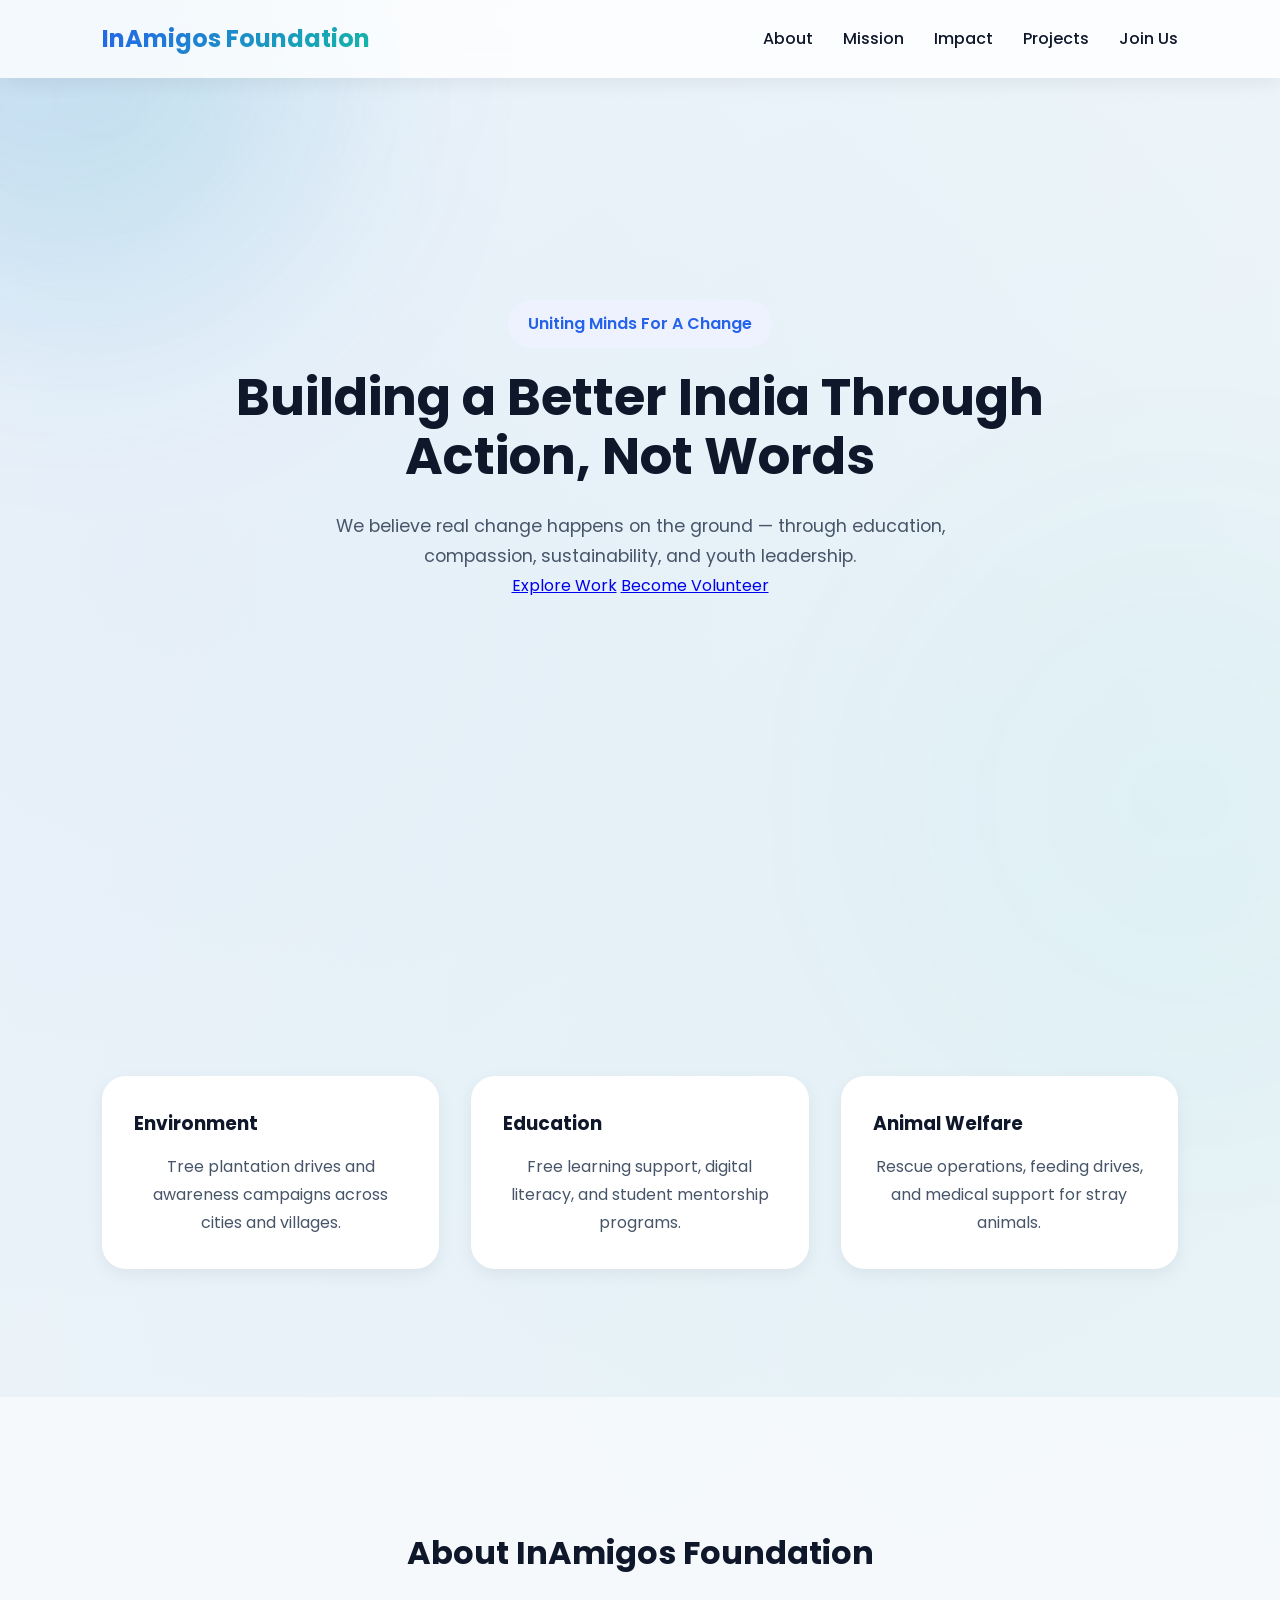
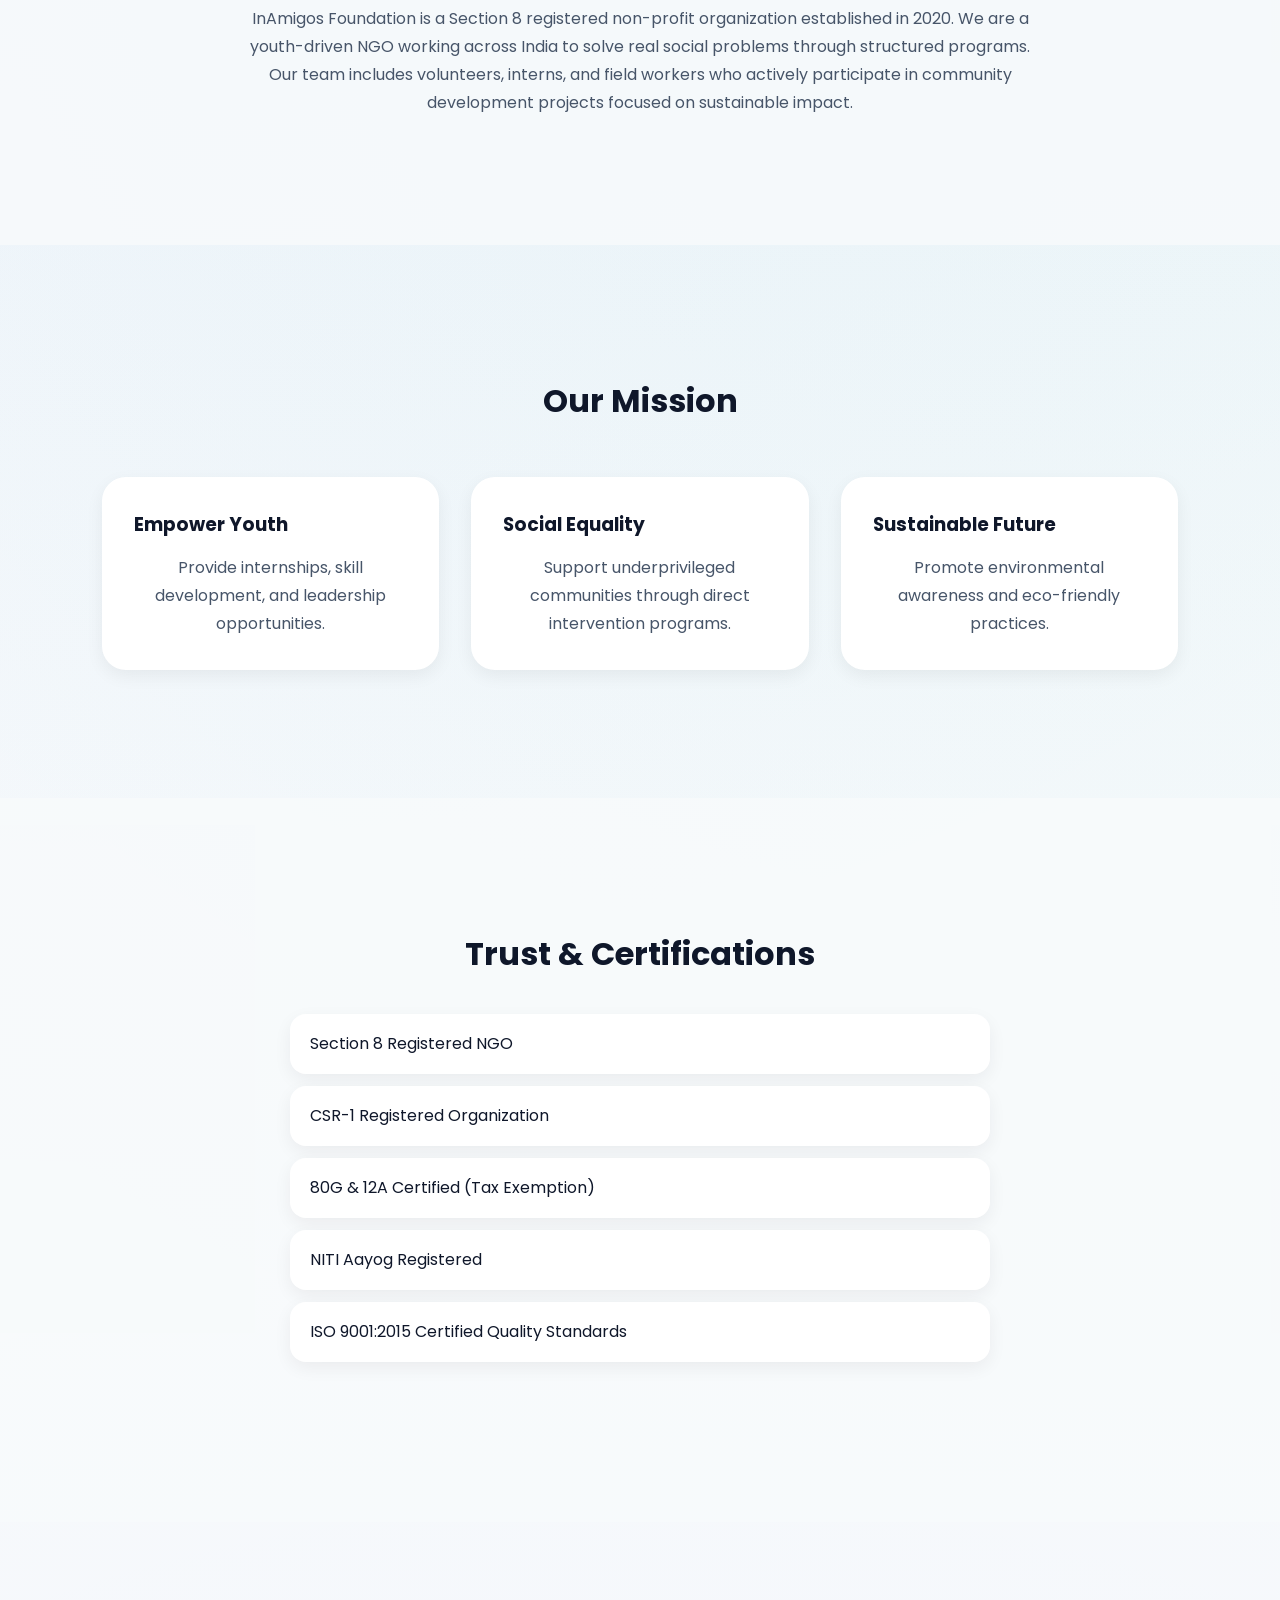
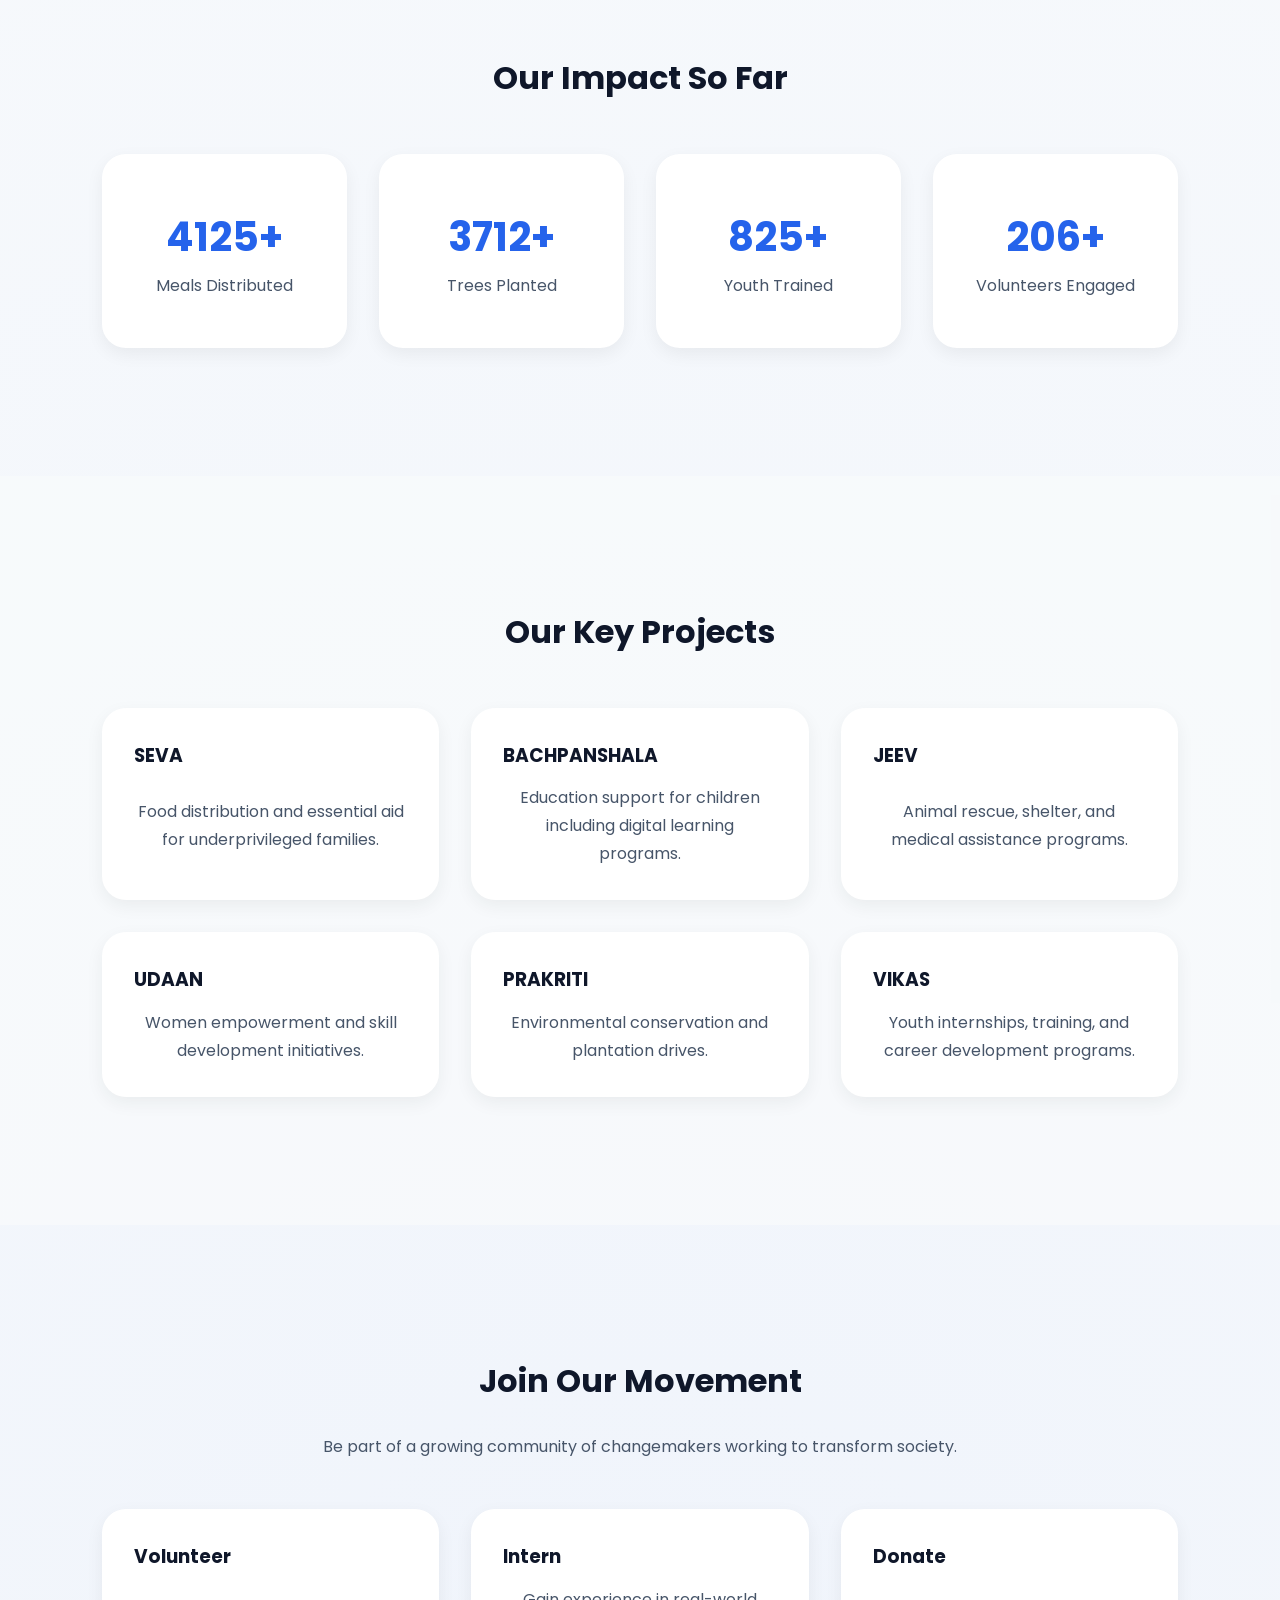
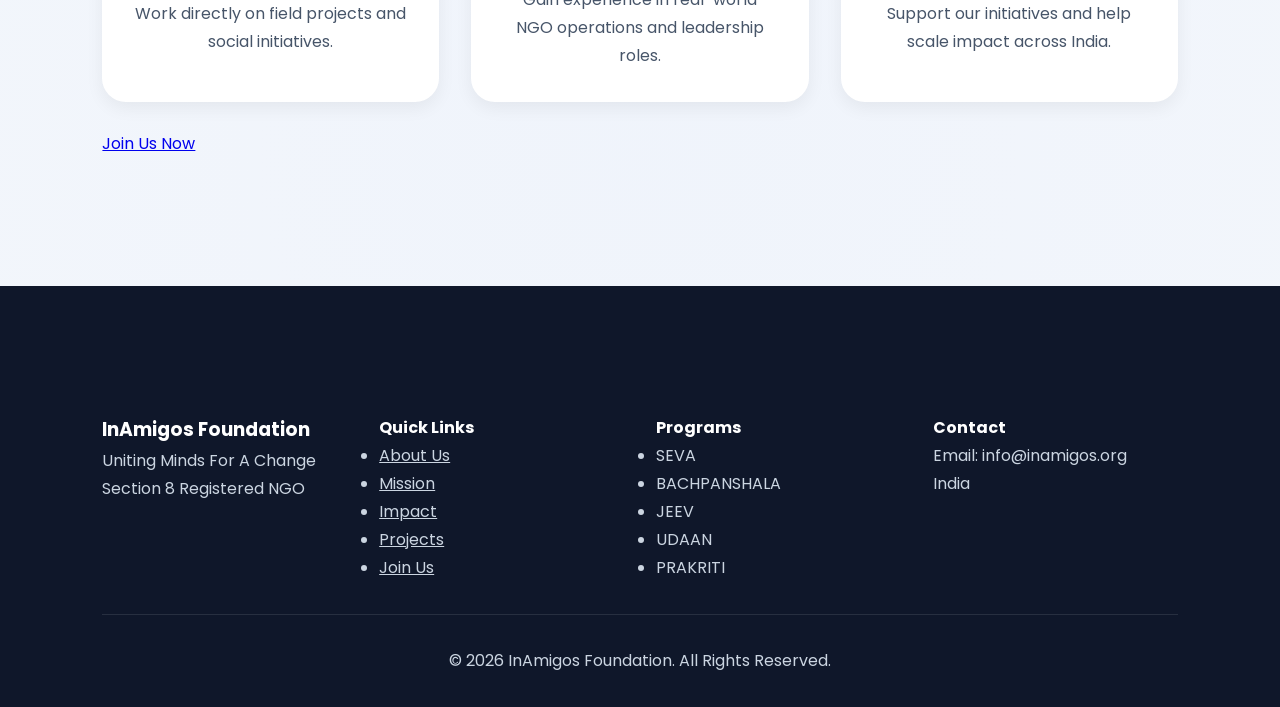
<file: index.html>
<!DOCTYPE html>
<html lang="en">
<head>
    <meta charset="UTF-8">
    <meta name="viewport" content="width=device-width, initial-scale=1.0">

    <title>InAmigos Foundation</title>

    <meta name="description" content="InAmigos Foundation is a Section 8 NGO working in education, environment, animal welfare, women empowerment, and youth development across India.">

    <link href="https://fonts.googleapis.com/css2?family=Poppins:wght@300;400;500;600;700&display=swap" rel="stylesheet">

    <link rel="stylesheet" href="style.css">
</head>

<body>

<!-- ================= NAVBAR ================= -->
<nav class="navbar">
    <div class="logo">InAmigos Foundation</div>

    <ul class="nav-links">
        <li><a href="about.html">About</a></li>
        <li><a href="#mission">Mission</a></li>
        <li><a href="#impact">Impact</a></li>
        <li><a href="#projects">Projects</a></li>
        <li><a href="join.html">Join Us</a></li>
    </ul>
</nav>


<!-- ================= HERO ================= -->
<header class="hero">

    <div class="hero-content">

        <span class="tagline">Uniting Minds For A Change</span>

        <h1>Building a Better India Through Action, Not Words</h1>

        <p>
            We believe real change happens on the ground — through education,
            compassion, sustainability, and youth leadership.
        </p>

        <div class="hero-buttons">
            <a href="#projects" class="btn primary">Explore Work</a>
            <a href="join.html" class="btn secondary">Become Volunteer</a>
        </div>

    </div>

</header>


<!-- ================= QUICK HIGHLIGHTS ================= -->
<section class="section">

    <div class="card-grid">

        <div class="card">
            <h3> Environment</h3>
            <p>Tree plantation drives and awareness campaigns across cities and villages.</p>
        </div>

        <div class="card">
            <h3>Education</h3>
            <p>Free learning support, digital literacy, and student mentorship programs.</p>
        </div>

        <div class="card">
            <h3> Animal Welfare</h3>
            <p>Rescue operations, feeding drives, and medical support for stray animals.</p>
        </div>

    </div>

</section>


<!-- ================= ABOUT ================= -->
<section id="about" class="section">

    <h2>About InAmigos Foundation</h2>

    <p>
        InAmigos Foundation is a Section 8 registered non-profit organization established in 2020.
        We are a youth-driven NGO working across India to solve real social problems through structured programs.
    </p>

    <p>
        Our team includes volunteers, interns, and field workers who actively participate in
        community development projects focused on sustainable impact.
    </p>

</section>


<!-- ================= MISSION ================= -->
<section id="mission" class="section dark">

    <h2>Our Mission</h2>

    <div class="card-grid">

        <div class="card">
            <h3> Empower Youth</h3>
            <p>Provide internships, skill development, and leadership opportunities.</p>
        </div>

        <div class="card">
            <h3> Social Equality</h3>
            <p>Support underprivileged communities through direct intervention programs.</p>
        </div>

        <div class="card">
            <h3> Sustainable Future</h3>
            <p>Promote environmental awareness and eco-friendly practices.</p>
        </div>

    </div>

</section>


<!-- ================= CERTIFICATIONS ================= -->
<section class="section">

    <h2>Trust & Certifications</h2>

    <ul class="cert-list">
        <li> Section 8 Registered NGO</li>
        <li> CSR-1 Registered Organization</li>
        <li> 80G & 12A Certified (Tax Exemption)</li>
        <li> NITI Aayog Registered</li>
        <li> ISO 9001:2015 Certified Quality Standards</li>
    </ul>

</section>


<!-- ================= IMPACT ================= -->
<section id="impact" class="section dark">

    <h2>Our Impact So Far</h2>

    <div class="stats">

        <div class="stat">
            <h3>10,000+</h3>
            <p>Meals Distributed</p>
        </div>

        <div class="stat">
            <h3>9,000+</h3>
            <p>Trees Planted</p>
        </div>

        <div class="stat">
            <h3>2000+</h3>
            <p>Youth Trained</p>
        </div>

        <div class="stat">
            <h3>500+</h3>
            <p>Volunteers Engaged</p>
        </div>

    </div>

</section>


<!-- ================= PROJECTS ================= -->
<section id="projects" class="section">

    <h2>Our Key Projects</h2>

    <div class="card-grid">

        <div class="card">
            <h3>SEVA</h3>
            <p>Food distribution and essential aid for underprivileged families.</p>
        </div>

        <div class="card">
            <h3>BACHPANSHALA</h3>
            <p>Education support for children including digital learning programs.</p>
        </div>

        <div class="card">
            <h3>JEEV</h3>
            <p>Animal rescue, shelter, and medical assistance programs.</p>
        </div>

        <div class="card">
            <h3>UDAAN</h3>
            <p>Women empowerment and skill development initiatives.</p>
        </div>

        <div class="card">
            <h3>PRAKRITI</h3>
            <p>Environmental conservation and plantation drives.</p>
        </div>

        <div class="card">
            <h3>VIKAS</h3>
            <p>Youth internships, training, and career development programs.</p>
        </div>

    </div>

</section>


<!-- ================= JOIN US ================= -->
<section id="join" class="section dark">

    <h2>Join Our Movement</h2>

    <p>
        Be part of a growing community of changemakers working to transform society.
    </p>

    <div class="card-grid">

        <div class="card">
            <h3>Volunteer</h3>
            <p>Work directly on field projects and social initiatives.</p>
        </div>

        <div class="card">
            <h3>Intern</h3>
            <p>Gain experience in real-world NGO operations and leadership roles.</p>
        </div>

        <div class="card">
            <h3>Donate</h3>
            <p>Support our initiatives and help scale impact across India.</p>
        </div>

    </div>

    <br>

    <a href="join.html" class="btn primary">
        Join Us Now
    </a>

</section>


<!-- ================= FOOTER ================= -->
<footer class="footer">

    <div class="footer-grid">

        <div>
            <h3>InAmigos Foundation</h3>
            <p>Uniting Minds For A Change</p>
            <p>Section 8 Registered NGO</p>
        </div>

        <div>
            <h4>Quick Links</h4>
            <ul>
                <li><a href="about.html">About Us</a></li>
                <li><a href="#mission">Mission</a></li>
                <li><a href="#impact">Impact</a></li>
                <li><a href="#projects">Projects</a></li>
                <li><a href="join.html">Join Us</a></li>
            </ul>
        </div>

        <div>
            <h4>Programs</h4>
            <ul>
                <li>SEVA</li>
                <li>BACHPANSHALA</li>
                <li>JEEV</li>
                <li>UDAAN</li>
                <li>PRAKRITI</li>
            </ul>
        </div>

        <div>
            <h4>Contact</h4>
            <p>Email: info@inamigos.org</p>
            <p>India</p>
        </div>

    </div>

    <hr>

    <p class="copyright">
        © 2026 InAmigos Foundation. All Rights Reserved.
    </p>

</footer>
<script src="script.js"></script>
</body>
</html>
</file>
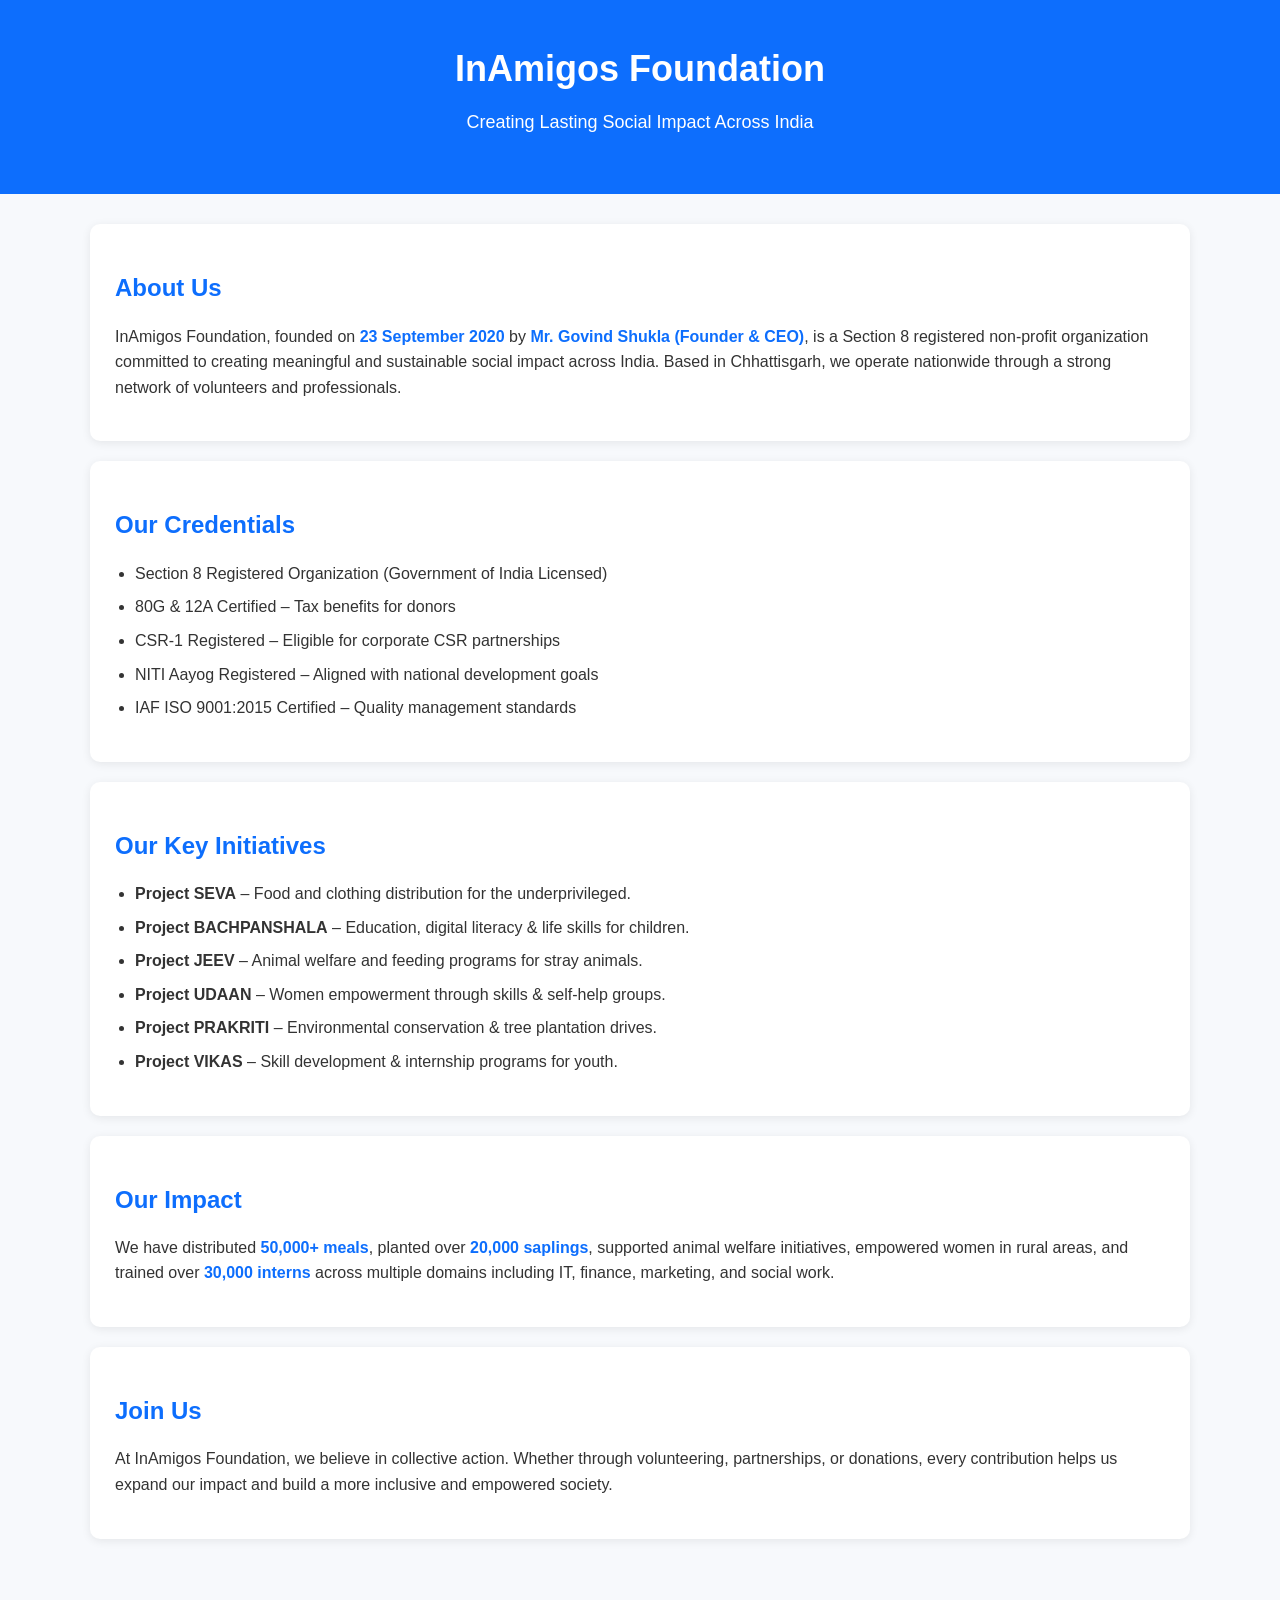
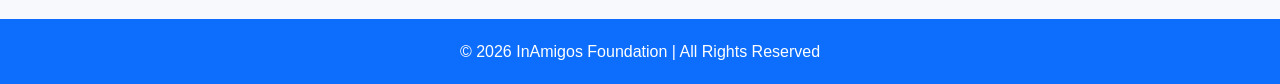
<file: about.html>
<!DOCTYPE html>
<html lang="en">
<head>
    <meta charset="UTF-8">
    <meta name="viewport" content="width=device-width, initial-scale=1.0">
    <title>About Us | InAmigos Foundation</title>

    <style>
        body {
            margin: 0;
            font-family: Arial, sans-serif;
            line-height: 1.6;
            background: #f7f9fc;
            color: #333;
        }

        header {
            background: #0d6efd;
            color: white;
            padding: 40px 20px;
            text-align: center;
        }

        header h1 {
            margin: 0;
            font-size: 36px;
        }

        header p {
            margin-top: 10px;
            font-size: 18px;
        }

        .container {
            max-width: 1100px;
            margin: auto;
            padding: 30px 20px;
        }

        .section {
            background: white;
            padding: 25px;
            margin-bottom: 20px;
            border-radius: 10px;
            box-shadow: 0 2px 10px rgba(0,0,0,0.08);
        }

        h2 {
            color: #0d6efd;
            margin-bottom: 15px;
        }

        ul {
            padding-left: 20px;
        }

        ul li {
            margin-bottom: 8px;
        }

        .highlight {
            font-weight: bold;
            color: #0d6efd;
        }

        footer {
            text-align: center;
            padding: 20px;
            background: #0d6efd;
            color: white;
            margin-top: 30px;
        }
    </style>
</head>

<body>

<header>
    <h1>InAmigos Foundation</h1>
    <p>Creating Lasting Social Impact Across India</p>
</header>

<div class="container">

    <div class="section">
        <h2>About Us</h2>
        <p>
            InAmigos Foundation, founded on <span class="highlight">23 September 2020</span> by 
            <span class="highlight">Mr. Govind Shukla (Founder & CEO)</span>, is a Section 8 registered non-profit organization 
            committed to creating meaningful and sustainable social impact across India. 
            Based in Chhattisgarh, we operate nationwide through a strong network of volunteers and professionals.
        </p>
    </div>

    <div class="section">
        <h2>Our Credentials</h2>
        <ul>
            <li> Section 8 Registered Organization (Government of India Licensed)</li>
            <li> 80G & 12A Certified – Tax benefits for donors</li>
            <li> CSR-1 Registered – Eligible for corporate CSR partnerships</li>
            <li> NITI Aayog Registered – Aligned with national development goals</li>
            <li> IAF ISO 9001:2015 Certified – Quality management standards</li>
        </ul>
    </div>

    <div class="section">
        <h2>Our Key Initiatives</h2>
        <ul>
            <li><b>Project SEVA</b> – Food and clothing distribution for the underprivileged.</li>
            <li><b>Project BACHPANSHALA</b> – Education, digital literacy & life skills for children.</li>
            <li><b>Project JEEV</b> – Animal welfare and feeding programs for stray animals.</li>
            <li><b>Project UDAAN</b> – Women empowerment through skills & self-help groups.</li>
            <li><b>Project PRAKRITI</b> – Environmental conservation & tree plantation drives.</li>
            <li><b>Project VIKAS</b> – Skill development & internship programs for youth.</li>
        </ul>
    </div>

    <div class="section">
        <h2>Our Impact</h2>
        <p>
            We have distributed <span class="highlight">50,000+ meals</span>, planted over 
            <span class="highlight">20,000 saplings</span>, supported animal welfare initiatives,
            empowered women in rural areas, and trained over <span class="highlight">30,000 interns</span> 
            across multiple domains including IT, finance, marketing, and social work.
        </p>
    </div>

    <div class="section">
        <h2>Join Us</h2>
        <p>
            At InAmigos Foundation, we believe in collective action. Whether through volunteering, partnerships, or donations,
            every contribution helps us expand our impact and build a more inclusive and empowered society.
        </p>
    </div>

</div>

<footer>
    © 2026 InAmigos Foundation | All Rights Reserved
</footer>

</body>
</html>
</file>
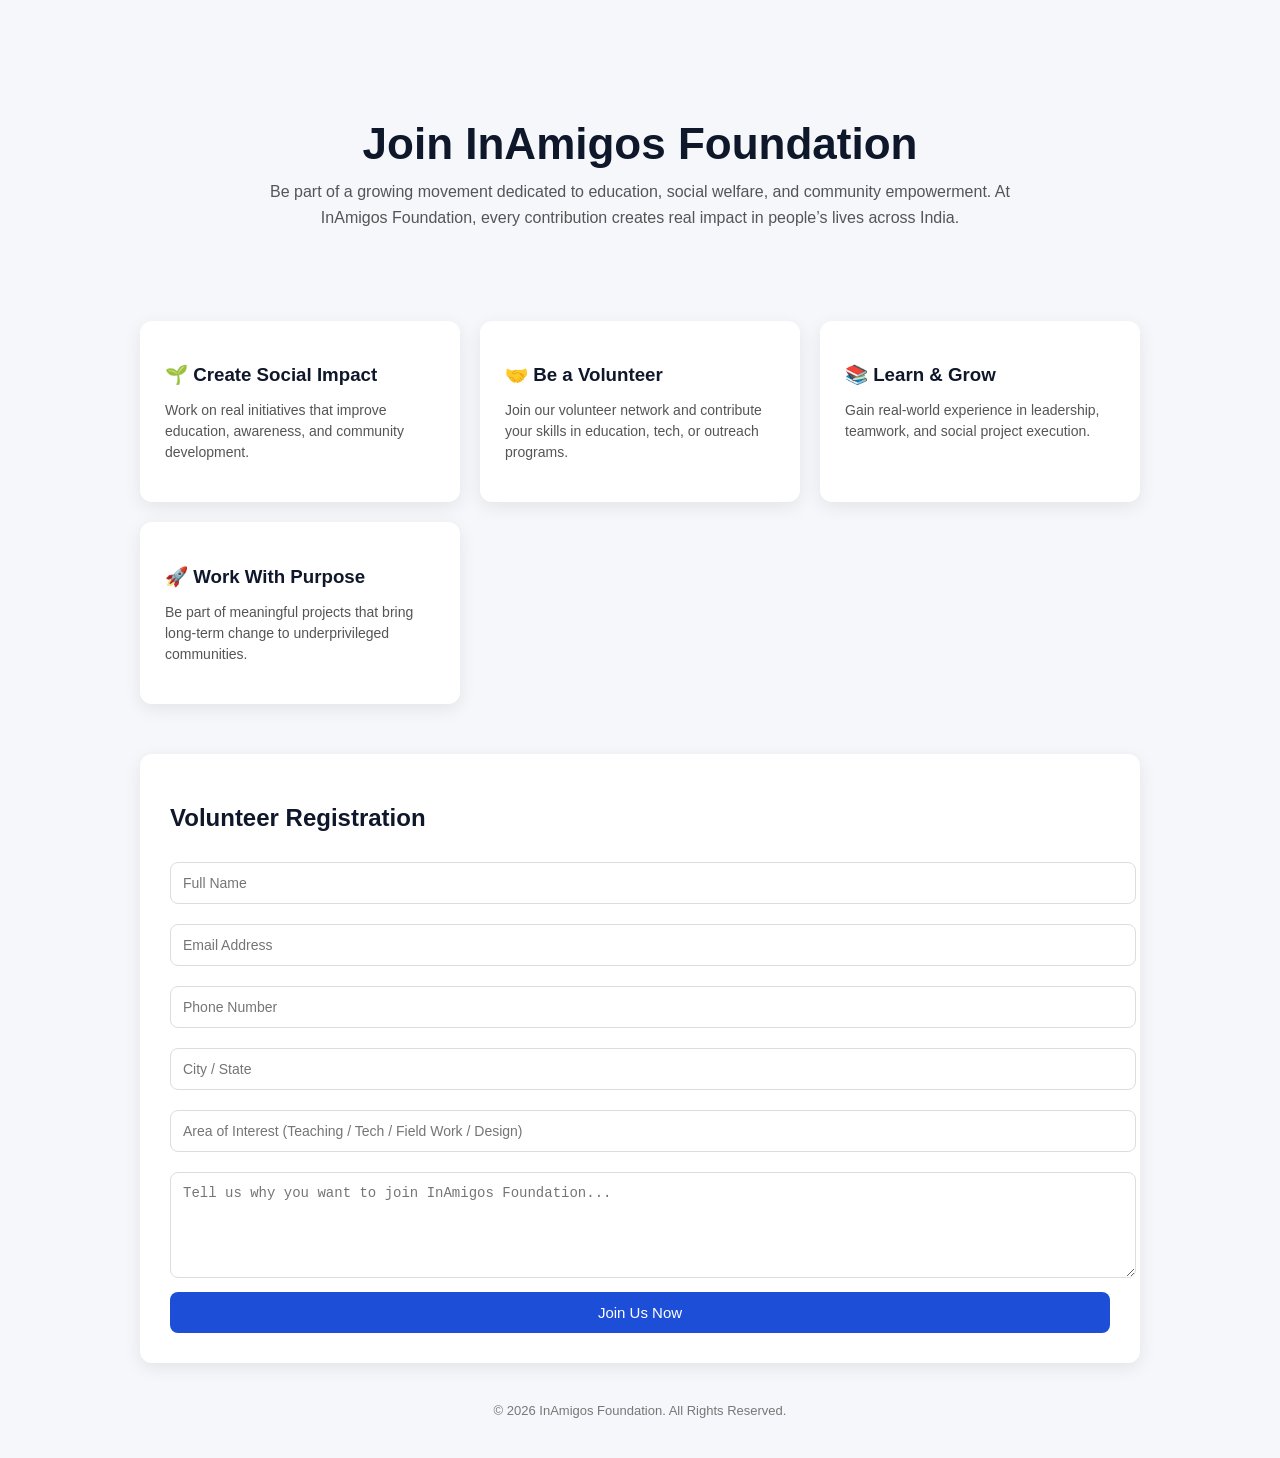
<file: join.html>
<!DOCTYPE html>
<html lang="en">
<head>
<meta charset="UTF-8">
<meta name="viewport" content="width=device-width, initial-scale=1.0">
<title>Join Us | InAmigos Foundation</title>

<style>
    body{
        margin:0;
        font-family: Arial, sans-serif;
        background:#f5f7fb;
        color:#1f2937;
    }

    .container{
        max-width:1000px;
        margin:auto;
        padding:40px 20px;
    }

    /* HERO */
    .hero{
        text-align:center;
        padding:50px 20px;
    }

    .hero h1{
        font-size:44px;
        color:#0f172a;
        margin-bottom:10px;
    }

    .hero p{
        font-size:16px;
        color:#555;
        max-width:750px;
        margin:auto;
        line-height:1.6;
    }

    /* CARDS */
    .grid{
        display:grid;
        grid-template-columns:repeat(auto-fit, minmax(260px, 1fr));
        gap:20px;
        margin-top:40px;
    }

    .card{
        background:white;
        padding:25px;
        border-radius:12px;
        box-shadow:0 5px 18px rgba(0,0,0,0.08);
        transition:0.3s;
    }

    .card:hover{
        transform:translateY(-6px);
    }

    .card h3{
        color:#0f172a;
        margin-bottom:10px;
    }

    .card p{
        font-size:14px;
        color:#555;
        line-height:1.5;
    }

    /* FORM */
    .form-box{
        margin-top:50px;
        background:white;
        padding:30px;
        border-radius:12px;
        box-shadow:0 5px 18px rgba(0,0,0,0.08);
    }

    .form-box h2{
        margin-bottom:20px;
        color:#0f172a;
    }

    input, textarea{
        width:100%;
        padding:12px;
        margin:10px 0;
        border:1px solid #ddd;
        border-radius:8px;
        font-size:14px;
    }

    button{
        background:#1d4ed8;
        color:white;
        padding:12px 20px;
        border:none;
        border-radius:8px;
        cursor:pointer;
        font-size:15px;
        width:100%;
        transition:0.3s;
    }

    button:hover{
        background:#1e40af;
    }

    /* FOOTER */
    .footer{
        text-align:center;
        margin-top:40px;
        font-size:13px;
        color:#777;
    }
</style>
</head>

<body>

<div class="container">

    <!-- HERO -->
    <div class="hero">
        <h1>Join InAmigos Foundation</h1>
        <p>
            Be part of a growing movement dedicated to education, social welfare, and community empowerment.
            At InAmigos Foundation, every contribution creates real impact in people’s lives across India.
        </p>
    </div>

    <!-- WHY JOIN -->
    <div class="grid">

        <div class="card">
            <h3>🌱 Create Social Impact</h3>
            <p>Work on real initiatives that improve education, awareness, and community development.</p>
        </div>

        <div class="card">
            <h3>🤝 Be a Volunteer</h3>
            <p>Join our volunteer network and contribute your skills in education, tech, or outreach programs.</p>
        </div>

        <div class="card">
            <h3>📚 Learn & Grow</h3>
            <p>Gain real-world experience in leadership, teamwork, and social project execution.</p>
        </div>

        <div class="card">
            <h3>🚀 Work With Purpose</h3>
            <p>Be part of meaningful projects that bring long-term change to underprivileged communities.</p>
        </div>

    </div>

    <!-- FORM -->
    <div class="form-box">
        <h2>Volunteer Registration</h2>

        <form>
            <input type="text" placeholder="Full Name" required>
            <input type="email" placeholder="Email Address" required>
            <input type="text" placeholder="Phone Number" required>
            <input type="text" placeholder="City / State" required>
            <input type="text" placeholder="Area of Interest (Teaching / Tech / Field Work / Design)" required>
            <textarea rows="5" placeholder="Tell us why you want to join InAmigos Foundation..." required></textarea>

            <button type="submit">Join Us Now</button>
        </form>
    </div>

    <!-- FOOTER -->
    <div class="footer">
        © 2026 InAmigos Foundation. All Rights Reserved.
    </div>

</div>

</body>
</html>
</file>
<file: style.css>
/* ==========================
   DESIGN SYSTEM
========================== */

:root {
    --space-1: 4px;
    --space-2: 8px;
    --space-3: 12px;
    --space-4: 16px;
    --space-5: 24px;
    --space-6: 32px;
    --space-7: 48px;
    --space-8: 64px;
    --space-9: 96px;
    --space-10: 128px;

    --radius-sm: 12px;
    --radius-md: 16px;
    --radius-lg: 24px;

    --primary: #2563EB;
    --secondary: #14B8A6;

    --text: #0F172A;
    --muted: #475569;
    --bg: #F8FAFC;

    --shadow-sm: 0 6px 18px rgba(0,0,0,0.06);
    --shadow-md: 0 12px 30px rgba(0,0,0,0.10);
    --shadow-lg: 0 20px 50px rgba(0,0,0,0.15);
}

/* ==========================
   BASE RESET
========================== */

* {
    margin: 0;
    padding: 0;
    box-sizing: border-box;
    font-family: 'Poppins', sans-serif;
}

html {
    scroll-behavior: smooth;
}

body {
    background:
        radial-gradient(circle at 10% 10%, rgba(37,99,235,0.06), transparent 45%),
        radial-gradient(circle at 90% 20%, rgba(20,184,166,0.06), transparent 45%),
        radial-gradient(circle at 50% 90%, rgba(37,99,235,0.04), transparent 50%),
        var(--bg);

    color: var(--text);
    line-height: 1.75;
    overflow-x: hidden;
}

/* floating blobs */
body::before,
body::after {
    content: "";
    position: fixed;
    width: 600px;
    height: 600px;
    border-radius: 50%;
    filter: blur(120px);
    opacity: 0.35;
    z-index: -1;
}

body::before {
    background: rgba(37,99,235,0.08);
    top: -200px;
    left: -200px;
}

body::after {
    background: rgba(20,184,166,0.08);
    bottom: -200px;
    right: -200px;
}

/* ==========================
   GLOBAL
========================== */

a, button, .card, .stat, .project-card {
    transition: all .3s ease;
}

/* ==========================
   NAVBAR
========================== */

nav {
    position: fixed;
    top: 0;
    width: 100%;
    z-index: 1000;

    display: flex;
    justify-content: space-between;
    align-items: center;

    padding: 18px 8%;
    background: rgba(255,255,255,0.8);
    backdrop-filter: blur(15px);
    box-shadow: var(--shadow-sm);
}

.logo {
    font-size: 1.5rem;
    font-weight: 700;
    background: linear-gradient(135deg, var(--primary), var(--secondary));
    -webkit-background-clip: text;
    -webkit-text-fill-color: transparent;
}

nav ul {
    display: flex;
    list-style: none;
    gap: 30px;
}

nav a {
    text-decoration: none;
    color: var(--text);
    font-weight: 500;
    position: relative;
}

nav a::after {
    content: "";
    position: absolute;
    bottom: -6px;
    left: 0;
    width: 0%;
    height: 2px;
    background: var(--primary);
    transition: 0.3s;
}

nav a:hover {
    color: var(--primary);
}

nav a:hover::after {
    width: 100%;
}

/* ==========================
   HERO
========================== */

.hero {
    min-height: 100vh;
    display: flex;
    justify-content: center;
    align-items: center;
    text-align: center;
    padding: calc(var(--space-10) + 60px) 20px;
    position: relative;
}

.hero::before {
    content: "";
    position: absolute;
    width: 520px;
    height: 520px;
    background: linear-gradient(135deg, rgba(37,99,235,0.15), rgba(20,184,166,0.15));
    border-radius: 50%;
    top: -220px;
    left: -200px;
    filter: blur(90px);
}

.hero-content {
    max-width: 900px;
    z-index: 2;
}

.tagline {
    display: inline-block;
    padding: 10px 20px;
    border-radius: 50px;
    background: #EEF2FF;
    color: var(--primary);
    font-weight: 600;
    margin-bottom: 20px;
}

.hero h1 {
    font-size: clamp(2rem, 4vw, 4.5rem);
    line-height: 1.15;
    margin-bottom: 25px;
}

.hero p {
    font-size: 1.1rem;
    max-width: 720px;
    margin: auto;
    color: var(--muted);
}

/* ==========================
   BUTTONS
========================== */

.primary-btn,
.secondary-btn {
    display: inline-block;
    padding: 14px 28px;
    border-radius: 14px;
    font-weight: 600;
    text-decoration: none;
    cursor: pointer;
}

.primary-btn {
    background: linear-gradient(135deg, var(--primary), var(--secondary));
    color: white;
    box-shadow: var(--shadow-sm);
}

.primary-btn:hover {
    transform: translateY(-6px);
    box-shadow: var(--shadow-md);
}

.secondary-btn {
    border: 2px solid var(--primary);
    color: var(--primary);
    margin-left: 12px;
}

.secondary-btn:hover {
    background: var(--primary);
    color: white;
    transform: translateY(-4px);
}

/* ==========================
   SECTIONS
========================== */

section {
    padding: var(--space-10) 8%;
    position: relative;
}

section:nth-child(even) {
    background: rgba(248,250,252,0.8);
}

section h2 {
    text-align: center;
    font-size: clamp(1.8rem, 2.5vw, 2.8rem);
    margin-bottom: var(--space-5);
}

section p {
    text-align: center;
    max-width: 800px;
    margin: auto;
    color: var(--muted);
}

/* ==========================
   GRID SYSTEM
========================== */

.card-grid {
    display: grid;
    grid-template-columns: repeat(auto-fit, minmax(260px, 1fr));
    gap: var(--space-6);
    margin-top: var(--space-7);
}

/* ==========================
   CARDS
========================== */

.card {
    background: white;
    padding: var(--space-6);
    border-radius: var(--radius-lg);
    box-shadow: var(--shadow-sm);
    display: flex;
    flex-direction: column;
    gap: var(--space-3);
}

.card:hover {
    transform: translateY(-8px);
    box-shadow: var(--shadow-md);
}

/* ==========================
   STATS
========================== */

.stats {
    display: grid;
    grid-template-columns: repeat(auto-fit, minmax(200px, 1fr));
    gap: var(--space-6);
    margin-top: var(--space-7);
}

.stat {
    background: white;
    text-align: center;
    padding: var(--space-7) var(--space-5);
    border-radius: var(--radius-lg);
    box-shadow: var(--shadow-sm);
}

.stat h3 {
    font-size: 2.5rem;
    color: var(--primary);
}

/* ==========================
   PROJECTS
========================== */

.project-card {
    background: white;
    padding: var(--space-7);
    border-radius: var(--radius-lg);
    box-shadow: var(--shadow-sm);
    position: relative;
    display: flex;
    flex-direction: column;
    gap: var(--space-3);
}

.project-card::before {
    content: "";
    position: absolute;
    top: 0;
    left: 0;
    height: 4px;
    width: 100%;
    background: linear-gradient(90deg, var(--primary), var(--secondary));
}

/* ==========================
   CERTIFICATIONS
========================== */

.cert-list {
    max-width: 700px;
    margin: var(--space-6) auto;
    list-style: none;
}

.cert-list li {
    background: white;
    padding: 16px 20px;
    margin-bottom: 12px;
    border-radius: var(--radius-md);
    box-shadow: var(--shadow-sm);
}

/* ==========================
   FOOTER
========================== */

.footer {
    background: #0F172A;
    color: white;
    padding: var(--space-10) 8% var(--space-6);
}

.footer-grid {
    display: grid;
    grid-template-columns: repeat(auto-fit, minmax(200px, 1fr));
    gap: var(--space-6);
    margin-bottom: var(--space-6);
}

.footer a, .footer li, .footer p {
    color: #CBD5E1;
}

.footer hr {
    border: none;
    height: 1px;
    background: rgba(255,255,255,0.1);
    margin: var(--space-6) 0;
}

.copyright {
    text-align: center;
    color: #94A3B8;
}

/* ==========================
   RESPONSIVE
========================== */

@media (max-width: 992px) {
    section {
        padding: var(--space-9) 6%;
    }
}

@media (max-width: 768px) {
    nav ul {
        display: none;
    }

    .hero h1 {
        font-size: 2.5rem;
    }

    .secondary-btn {
        margin-left: 0;
        margin-top: 12px;
    }
}

@media (max-width: 480px) {
    .hero p {
        font-size: 1rem;
    }
}
</file>
